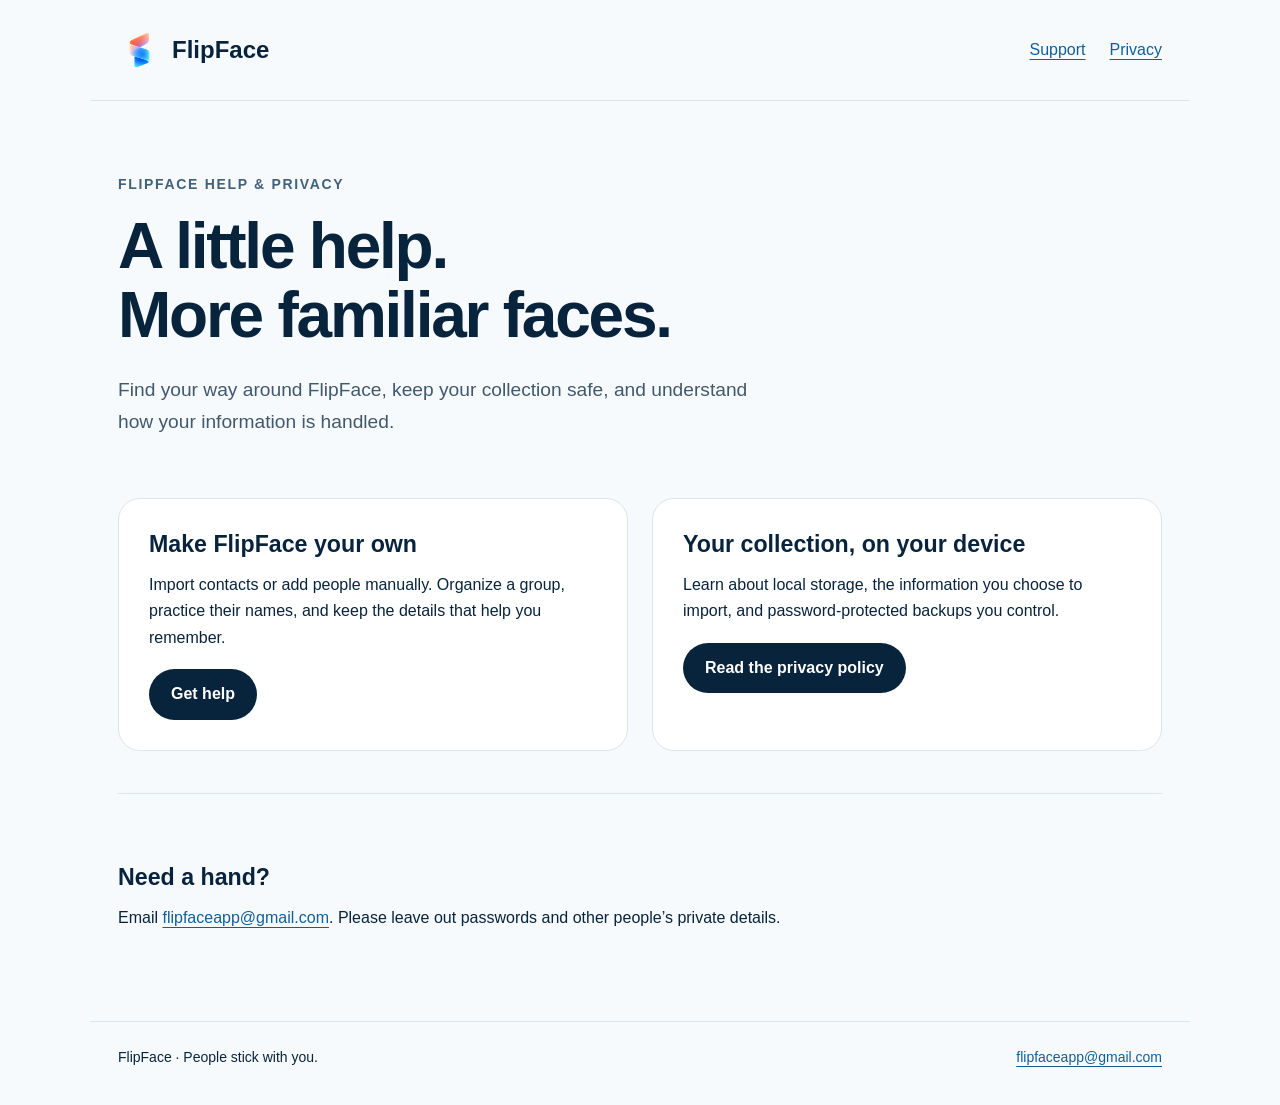
<file: index.html>
<!doctype html><html lang="en"><head><meta charset="utf-8"><meta name="viewport" content="width=device-width,initial-scale=1"><title>Help & privacy · FlipFace</title><meta name="description" content="Help with FlipFace: importing contacts, practicing names, backups and privacy."><link rel="icon" href="assets/icon.png"><link rel="stylesheet" href="style.css?v=2"></head><body><a class="skip" href="#main">Skip to content</a><header><a class="brand" href="index.html"><img src="assets/ribbon.png" alt="" width="42" height="52">FlipFace</a><nav aria-label="Main navigation"><a href="support.html">Support</a><a href="privacy.html">Privacy</a></nav></header><main id="main"><section class="hero"><div class="eyebrow">FlipFace help & privacy</div><h1>A little help.<br>More familiar faces.</h1><p class="lead">Find your way around FlipFace, keep your collection safe, and understand how your information is handled.</p></section><div class="grid"><section class="card"><h2>Make FlipFace your own</h2><p>Import contacts or add people manually. Organize a group, practice their names, and keep the details that help you remember.</p><a class="button" href="support.html">Get help</a></section><section class="card"><h2>Your collection, on your device</h2><p>Learn about local storage, the information you choose to import, and password-protected backups you control.</p><a class="button" href="privacy.html">Read the privacy policy</a></section></div><section class="contact"><h2>Need a hand?</h2><p>Email <a href="mailto:flipfaceapp@gmail.com">flipfaceapp@gmail.com</a>. Please leave out passwords and other people’s private details.</p></section></main><footer><span>FlipFace · People stick with you.</span><a href="mailto:flipfaceapp@gmail.com">flipfaceapp@gmail.com</a></footer></body></html>
</file>
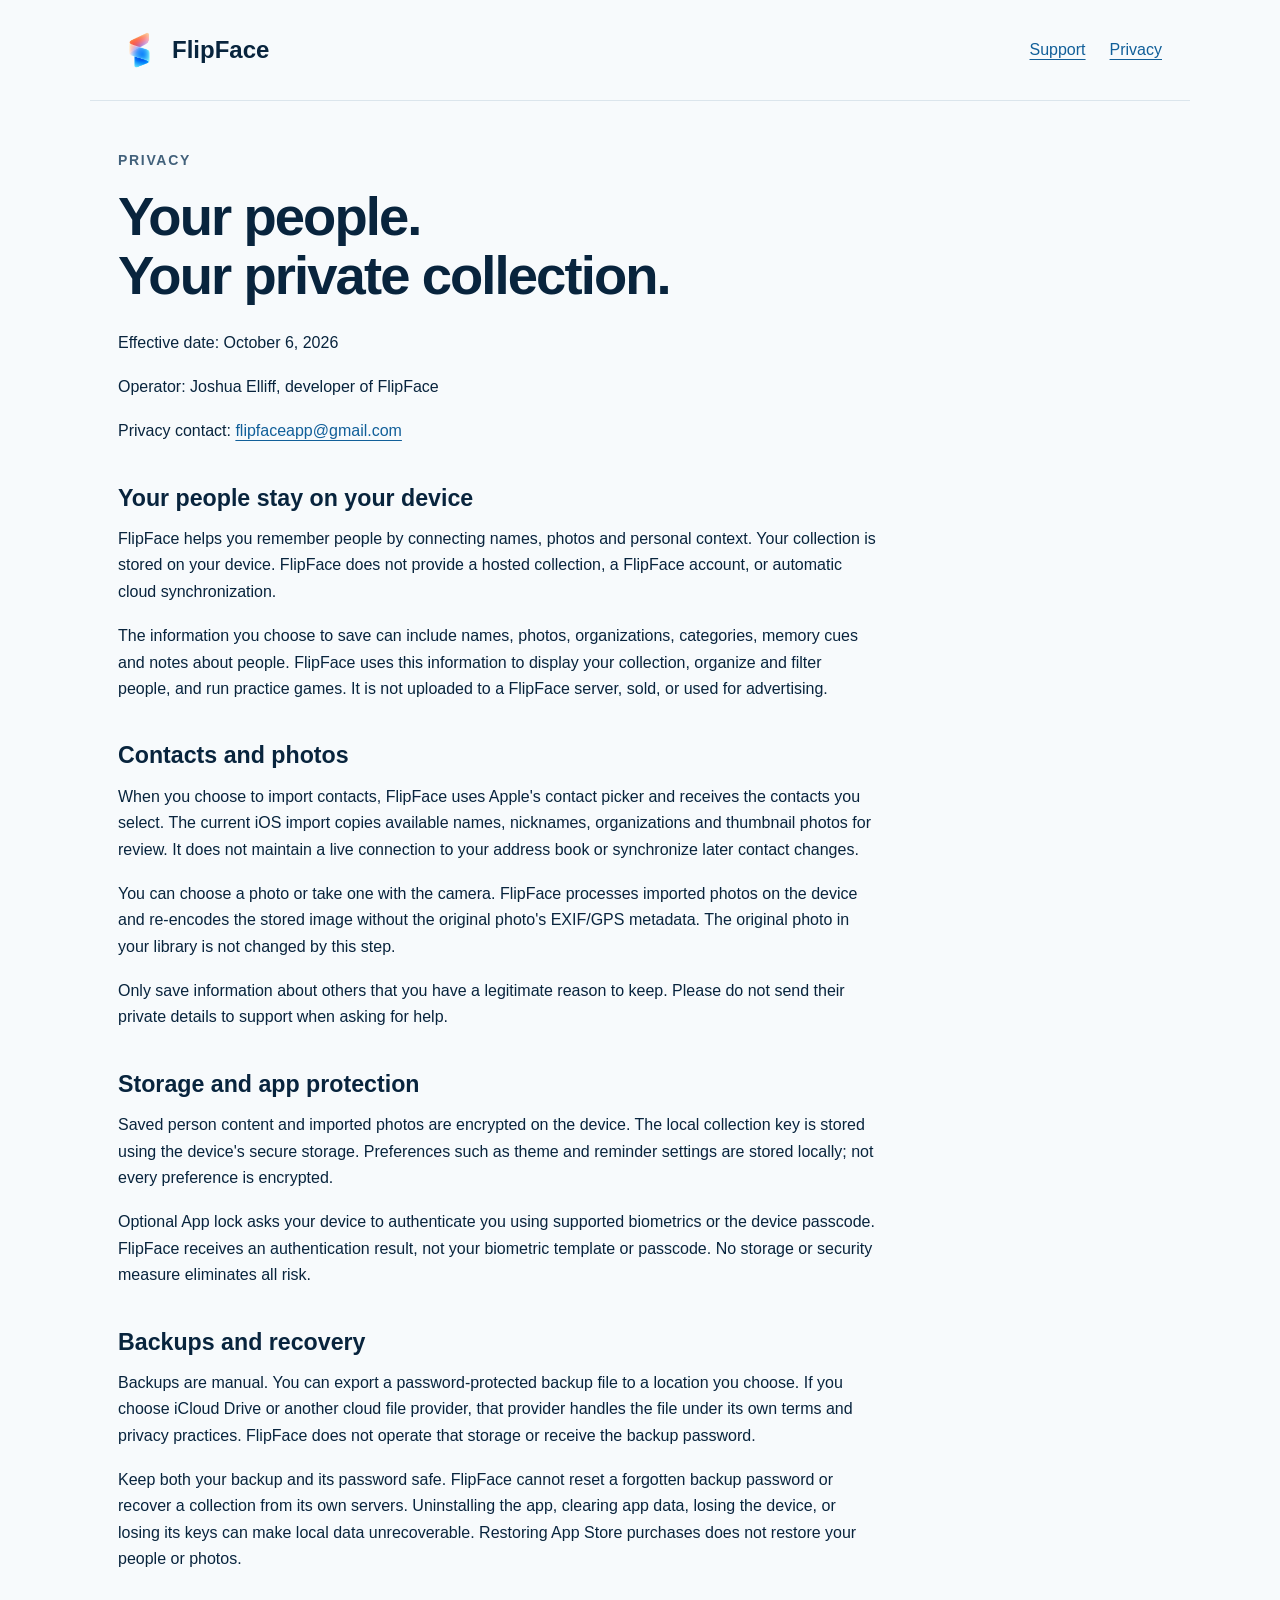
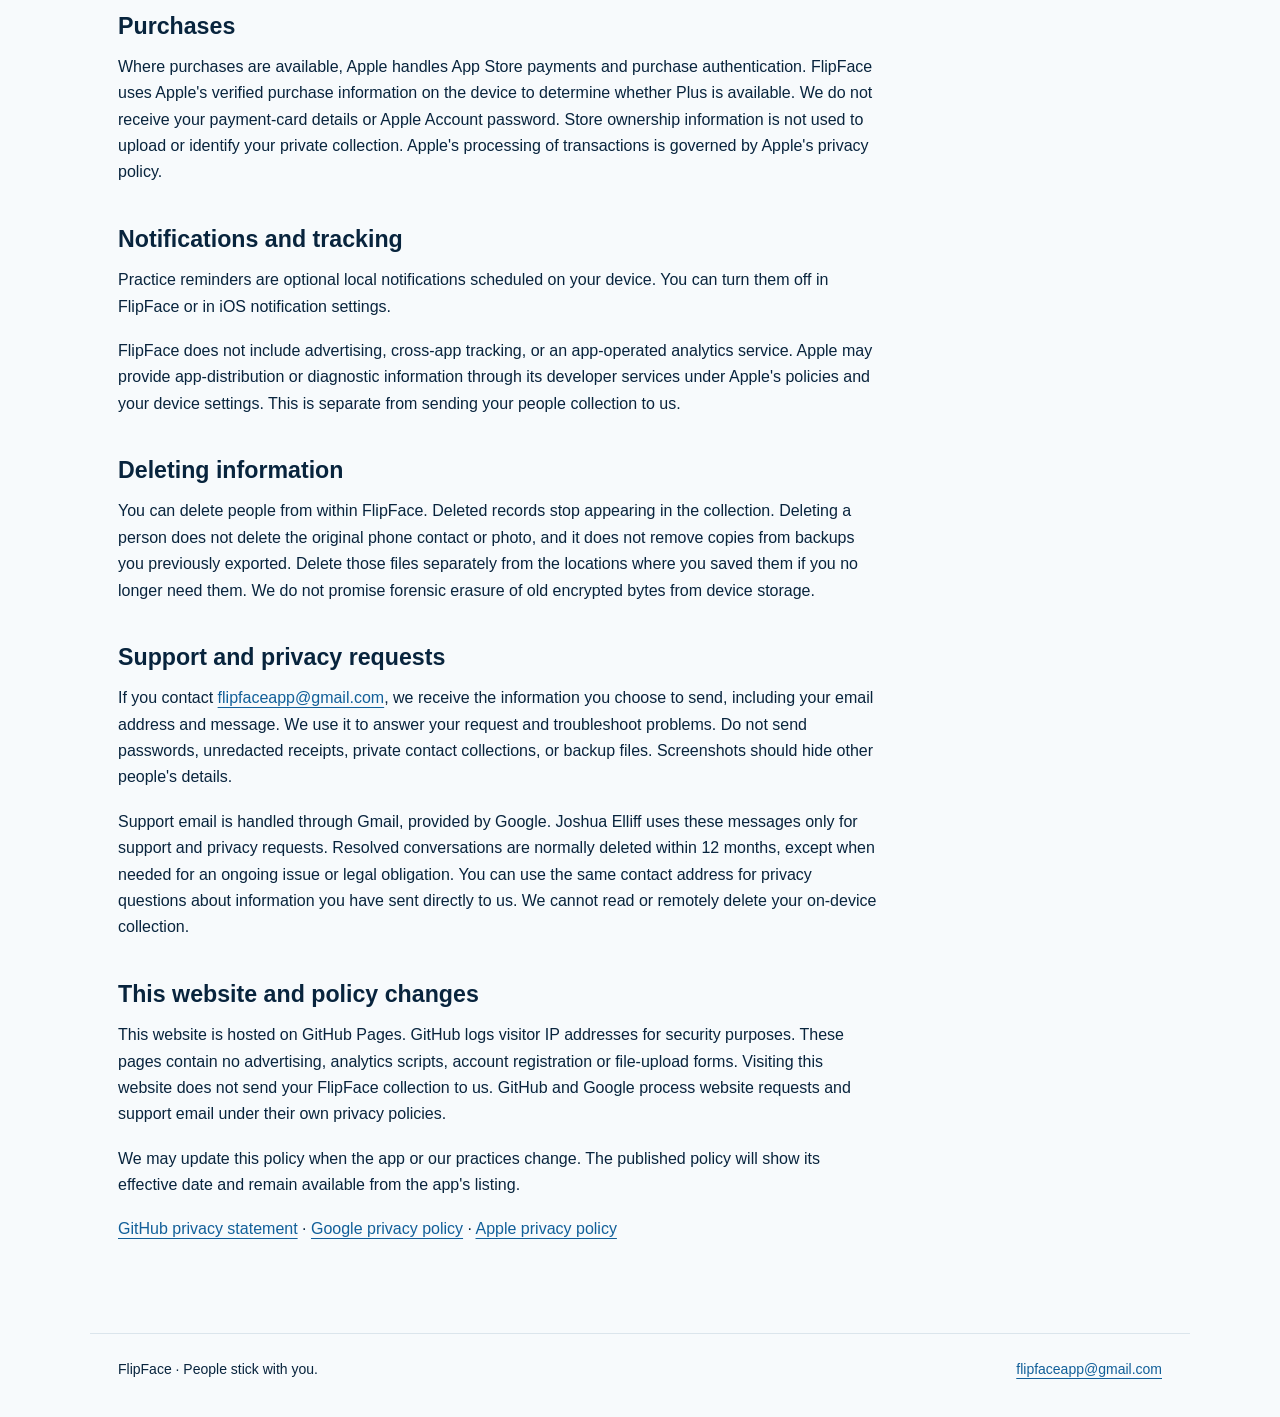
<file: privacy.html>
<!doctype html><html lang="en"><head><meta charset="utf-8"><meta name="viewport" content="width=device-width,initial-scale=1"><title>Privacy policy · FlipFace</title><meta name="description" content="Help with FlipFace: importing contacts, practicing names, backups and privacy."><link rel="icon" href="assets/icon.png"><link rel="stylesheet" href="style.css?v=2"></head><body><a class="skip" href="#main">Skip to content</a><header><a class="brand" href="index.html"><img src="assets/ribbon.png" alt="" width="42" height="52">FlipFace</a><nav aria-label="Main navigation"><a href="support.html">Support</a><a href="privacy.html" aria-current="page">Privacy</a></nav></header><main id="main"><article class="article"><div class="eyebrow">Privacy</div><h1>Your people.<br>Your private collection.</h1><p>Effective date: October 6, 2026</p><p>Operator: Joshua Elliff, developer of FlipFace</p><p>Privacy contact: <a href="mailto:flipfaceapp@gmail.com">flipfaceapp@gmail.com</a></p><h2>Your people stay on your device</h2><p>FlipFace helps you remember people by connecting names, photos and personal context. Your collection is stored on your device. FlipFace does not provide a hosted collection, a FlipFace account, or automatic cloud synchronization.</p><p>The information you choose to save can include names, photos, organizations, categories, memory cues and notes about people. FlipFace uses this information to display your collection, organize and filter people, and run practice games. It is not uploaded to a FlipFace server, sold, or used for advertising.</p><h2>Contacts and photos</h2><p>When you choose to import contacts, FlipFace uses Apple&#x27;s contact picker and receives the contacts you select. The current iOS import copies available names, nicknames, organizations and thumbnail photos for review. It does not maintain a live connection to your address book or synchronize later contact changes.</p><p>You can choose a photo or take one with the camera. FlipFace processes imported photos on the device and re-encodes the stored image without the original photo&#x27;s EXIF/GPS metadata. The original photo in your library is not changed by this step.</p><p>Only save information about others that you have a legitimate reason to keep. Please do not send their private details to support when asking for help.</p><h2>Storage and app protection</h2><p>Saved person content and imported photos are encrypted on the device. The local collection key is stored using the device&#x27;s secure storage. Preferences such as theme and reminder settings are stored locally; not every preference is encrypted.</p><p>Optional App lock asks your device to authenticate you using supported biometrics or the device passcode. FlipFace receives an authentication result, not your biometric template or passcode. No storage or security measure eliminates all risk.</p><h2>Backups and recovery</h2><p>Backups are manual. You can export a password-protected backup file to a location you choose. If you choose iCloud Drive or another cloud file provider, that provider handles the file under its own terms and privacy practices. FlipFace does not operate that storage or receive the backup password.</p><p>Keep both your backup and its password safe. FlipFace cannot reset a forgotten backup password or recover a collection from its own servers. Uninstalling the app, clearing app data, losing the device, or losing its keys can make local data unrecoverable. Restoring App Store purchases does not restore your people or photos.</p><h2>Purchases</h2><p>Where purchases are available, Apple handles App Store payments and purchase authentication. FlipFace uses Apple&#x27;s verified purchase information on the device to determine whether Plus is available. We do not receive your payment-card details or Apple Account password. Store ownership information is not used to upload or identify your private collection. Apple&#x27;s processing of transactions is governed by Apple&#x27;s privacy policy.</p><h2>Notifications and tracking</h2><p>Practice reminders are optional local notifications scheduled on your device. You can turn them off in FlipFace or in iOS notification settings.</p><p>FlipFace does not include advertising, cross-app tracking, or an app-operated analytics service. Apple may provide app-distribution or diagnostic information through its developer services under Apple&#x27;s policies and your device settings. This is separate from sending your people collection to us.</p><h2>Deleting information</h2><p>You can delete people from within FlipFace. Deleted records stop appearing in the collection. Deleting a person does not delete the original phone contact or photo, and it does not remove copies from backups you previously exported. Delete those files separately from the locations where you saved them if you no longer need them. We do not promise forensic erasure of old encrypted bytes from device storage.</p><h2>Support and privacy requests</h2><p>If you contact <a href="mailto:flipfaceapp@gmail.com">flipfaceapp@gmail.com</a>, we receive the information you choose to send, including your email address and message. We use it to answer your request and troubleshoot problems. Do not send passwords, unredacted receipts, private contact collections, or backup files. Screenshots should hide other people&#x27;s details.</p><p>Support email is handled through Gmail, provided by Google. Joshua Elliff uses these messages only for support and privacy requests. Resolved conversations are normally deleted within 12 months, except when needed for an ongoing issue or legal obligation. You can use the same contact address for privacy questions about information you have sent directly to us. We cannot read or remotely delete your on-device collection.</p><h2>This website and policy changes</h2><p>This website is hosted on GitHub Pages. GitHub logs visitor IP addresses for security purposes. These pages contain no advertising, analytics scripts, account registration or file-upload forms. Visiting this website does not send your FlipFace collection to us. GitHub and Google process website requests and support email under their own privacy policies.</p><p>We may update this policy when the app or our practices change. The published policy will show its effective date and remain available from the app&#x27;s listing.</p><p><a href="https://docs.github.com/en/site-policy/privacy-policies/github-general-privacy-statement">GitHub privacy statement</a> · <a href="https://policies.google.com/privacy">Google privacy policy</a> · <a href="https://www.apple.com/legal/privacy/">Apple privacy policy</a></p></article></main><footer><span>FlipFace · People stick with you.</span><a href="mailto:flipfaceapp@gmail.com">flipfaceapp@gmail.com</a></footer></body></html>
</file>
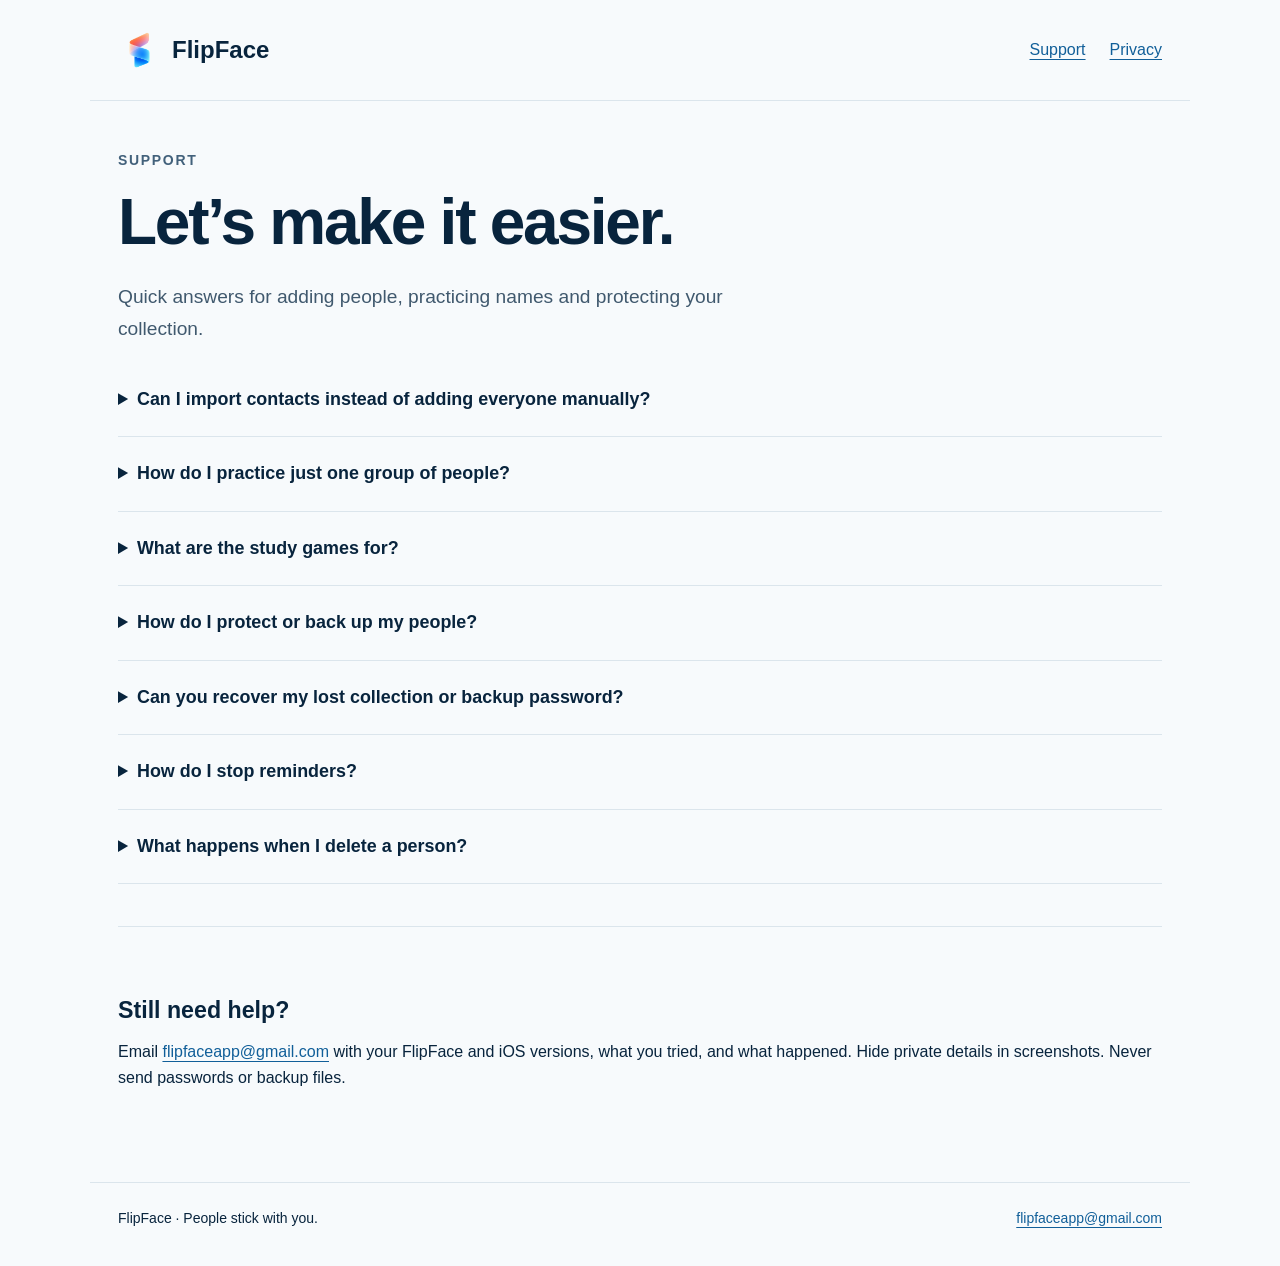
<file: support.html>
<!doctype html><html lang="en"><head><meta charset="utf-8"><meta name="viewport" content="width=device-width,initial-scale=1"><title>Support · FlipFace</title><meta name="description" content="Help with FlipFace: importing contacts, practicing names, backups and privacy."><link rel="icon" href="assets/icon.png"><link rel="stylesheet" href="style.css?v=2"></head><body><a class="skip" href="#main">Skip to content</a><header><a class="brand" href="index.html"><img src="assets/ribbon.png" alt="" width="42" height="52">FlipFace</a><nav aria-label="Main navigation"><a href="support.html" aria-current="page">Support</a><a href="privacy.html">Privacy</a></nav></header><main id="main"><article><div class="eyebrow">Support</div><h1>Let’s make it easier.</h1><p class="lead">Quick answers for adding people, practicing names and protecting your collection.</p><details><summary>Can I import contacts instead of adding everyone manually?</summary><p>Yes. Choose the contacts-import option in the add-person flow. Select people, review their details, and save them to your collection. You can also search for contacts and add them to the import batch. Add a memory cue or something you learned about each person to make your next practice session more useful.</p><p>Imports are copies, not ongoing synchronization with your phone&#x27;s contacts.</p></details><details><summary>How do I practice just one group of people?</summary><p>Use the filters to narrow your collection by category or organization. Multiple filters can be selected. On Study, narrow the practice collection before starting a game. Pin frequently used categories so they&#x27;re easier to reach.</p></details><details><summary>What are the study games for?</summary><p>Flip cards and matching games help connect faces with names and personal context. Try a short session before a meeting, gathering or event. They are practice tools, not a test of your worth or a medical treatment.</p></details><details><summary>How do I protect or back up my people?</summary><p>Open <strong>Help and settings → App lock</strong> to enable device authentication. For a manual backup, open <strong>Help and settings → Backup &amp; restore</strong> and save a password-protected file somewhere you can find again. Check that the file saved; if you chose cloud storage, allow its upload to finish. Keep the password safe.</p><p>Backups do not update automatically. Export a new one after important changes. Restoring a backup replaces the current collection after confirmation; export your current collection first if you need to keep it.</p></details><details><summary>Can you recover my lost collection or backup password?</summary><p>FlipFace has no server copy of your people and cannot reset your backup password. Your recovery route is your own encrypted backup and its password. Do not uninstall the app as a troubleshooting step before making a backup.</p></details><details><summary>How do I stop reminders?</summary><p>Open <strong>Help and settings → Practice reminders</strong>, or change FlipFace&#x27;s notification permission in your iPhone settings. Reminders are optional and scheduled locally.</p></details><details><summary>What happens when I delete a person?</summary><p>The person is removed from FlipFace&#x27;s collection. The original contact or photo in other apps is not deleted. Existing exported backups are independent files; delete them separately if necessary.</p></details><section class="contact"><h2>Still need help?</h2><p>Email <a href="mailto:flipfaceapp@gmail.com">flipfaceapp@gmail.com</a> with your FlipFace and iOS versions, what you tried, and what happened. Hide private details in screenshots. Never send passwords or backup files.</p></section></article></main><footer><span>FlipFace · People stick with you.</span><a href="mailto:flipfaceapp@gmail.com">flipfaceapp@gmail.com</a></footer></body></html>
</file>
<file: style.css>
.skip{position:absolute;left:-10000px}.skip:focus{left:16px;top:8px;background:white;padding:8px;z-index:10}*{box-sizing:border-box}html{font-family:-apple-system,BlinkMacSystemFont,"Segoe UI",sans-serif;color:#08243d;background:#f7fafc;line-height:1.65}body{margin:0}a{color:#115f99;text-underline-offset:4px}a:hover{text-decoration-thickness:2px}a:focus-visible,summary:focus-visible{outline:3px solid #087bbe;outline-offset:5px}header,footer{max-width:1100px;margin:auto;padding:24px 28px;display:flex;align-items:center;justify-content:space-between;gap:24px}header{border-bottom:1px solid #dbe5ec}.brand{display:flex;align-items:center;gap:12px;font-size:24px;font-weight:750;text-decoration:none;color:#08243d}.brand img{width:42px;height:52px;object-fit:contain}nav{display:flex;gap:24px;font-size:16px}main{max-width:1100px;margin:auto;padding:48px 28px 72px}.eyebrow{font-size:14px;letter-spacing:.12em;text-transform:uppercase;font-weight:700;color:#42617b}h1{font-size:clamp(2.3rem,5vw,4rem);line-height:1.08;letter-spacing:-.035em;margin:16px 0 24px;max-width:760px}h2{font-size:1.45rem;line-height:1.35;margin:38px 0 12px}p{margin:0 0 18px}.lead{font-size:1.2rem;max-width:650px;color:#40596e}.hero{padding:24px 0 42px}.grid{display:grid;grid-template-columns:1fr 1fr;gap:24px}.card{background:#fff;border:1px solid #dbe5ec;border-radius:22px;padding:30px}.card h2{margin-top:0}.button{display:inline-block;background:#08243d;color:white;padding:12px 22px;border-radius:30px;text-decoration:none;font-weight:650}.article{max-width:760px}.article h1{font-size:clamp(2.2rem,5vw,3.4rem)}.note{background:#fff2e8;color:#653c25;border-left:4px solid #e9a06b;padding:16px 20px;font-size:15px;margin-bottom:28px}.muted{color:#4c6476}.contact{margin-top:42px;padding-top:30px;border-top:1px solid #dbe5ec}.contact a{overflow-wrap:anywhere}footer{border-top:1px solid #dbe5ec;font-size:14px;flex-wrap:wrap;padding-bottom:36px}details{border-bottom:1px solid #dbe5ec;padding:22px 0}summary{font-size:1.12rem;font-weight:650;cursor:pointer}details p{margin-top:14px;max-width:700px}.pending{background:#fff2e8;padding:12px;border-radius:8px} @media(max-width:600px){header{align-items:flex-start;padding:20px}nav{gap:16px;padding-top:12px}.brand{font-size:21px;gap:8px}.brand img{width:30px;height:42px}main{padding:28px 20px 48px}.grid{grid-template-columns:1fr}.card{padding:24px}footer{padding:24px 20px}.hero{padding-top:12px}h1{max-width:100%}}
</file>
